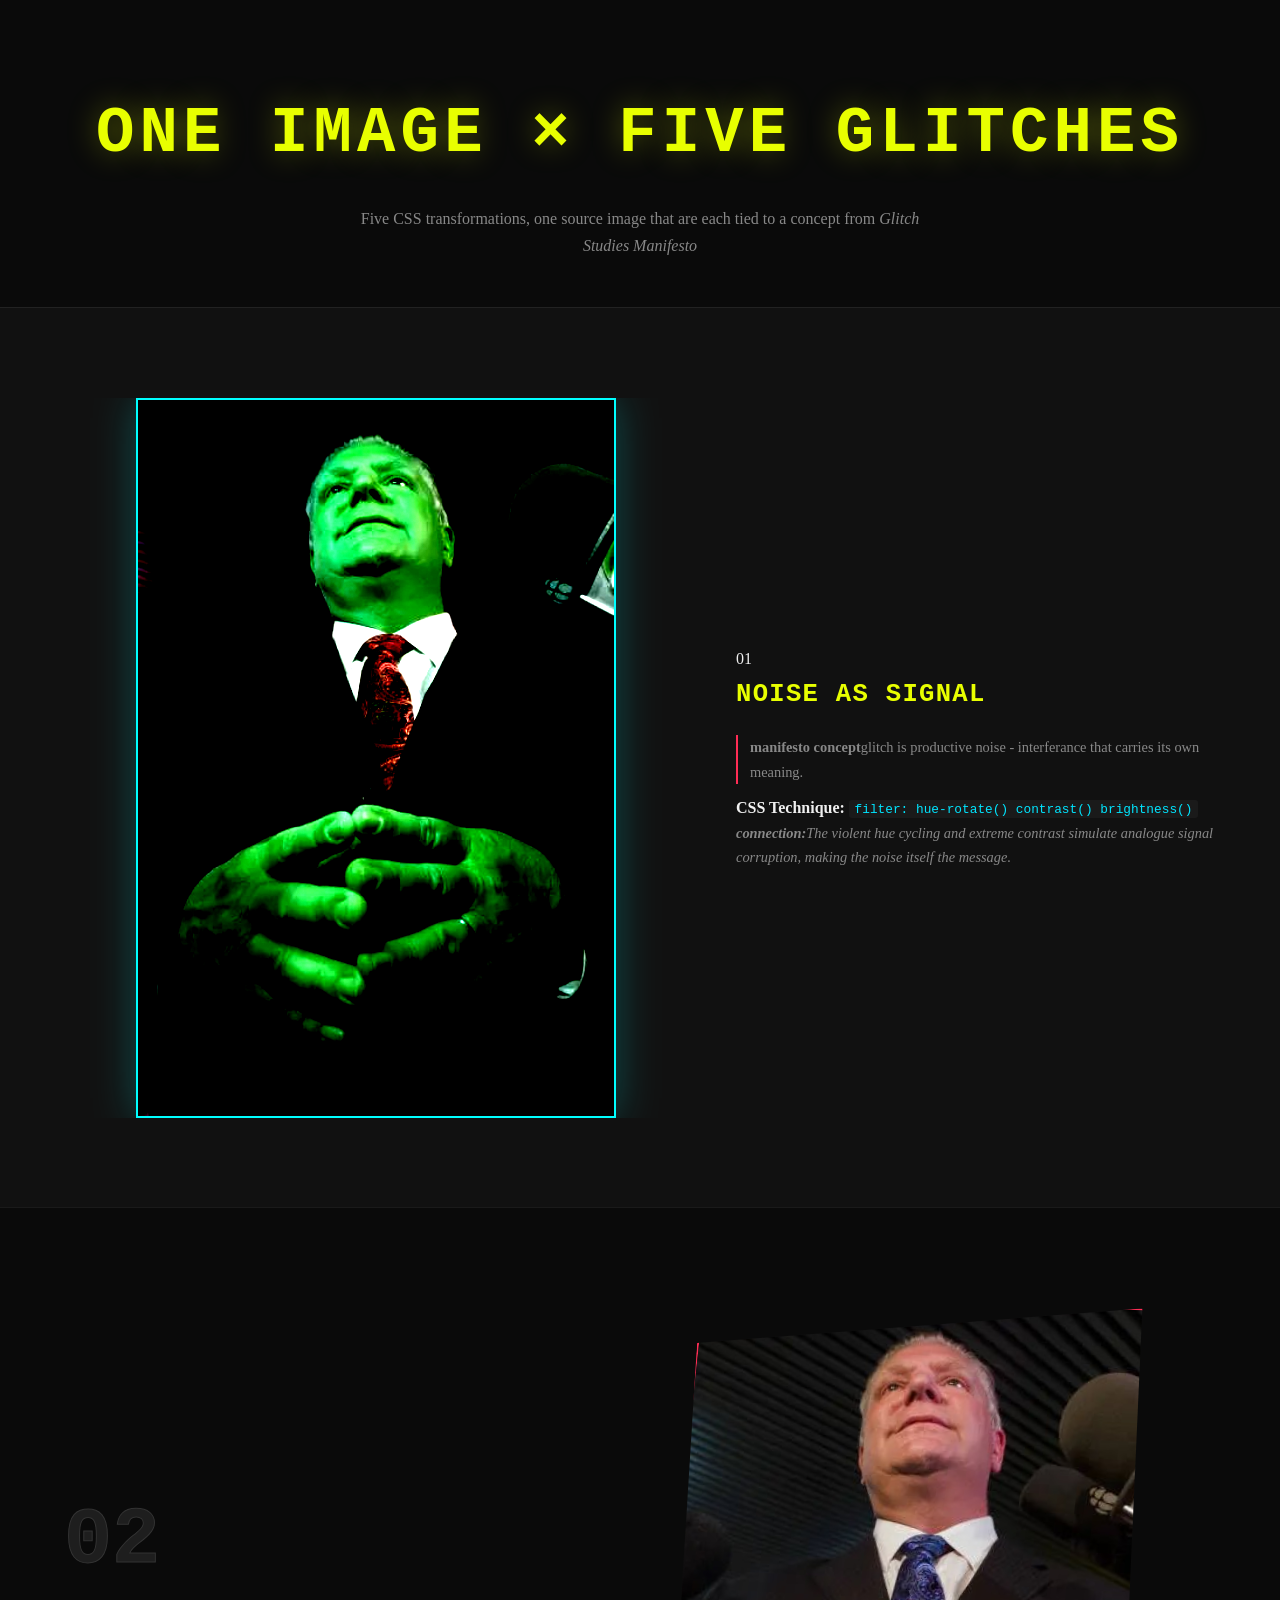
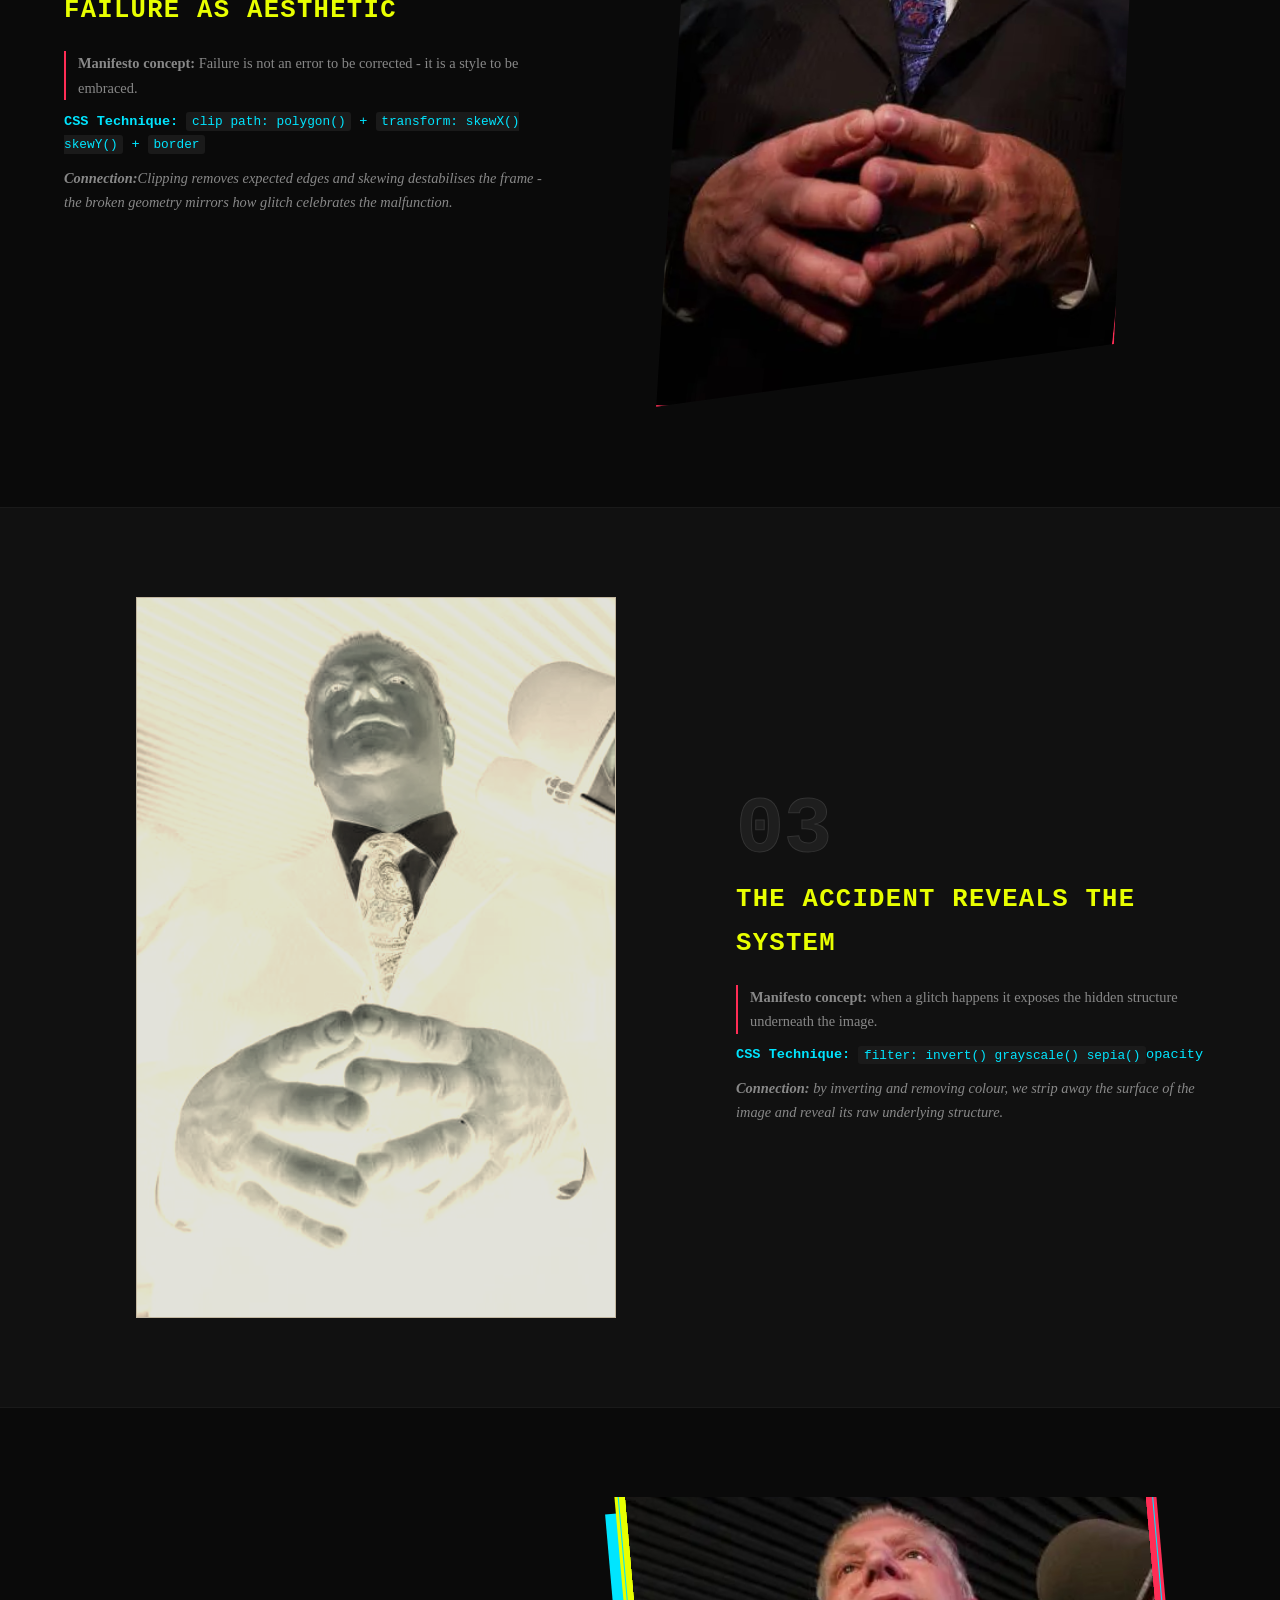
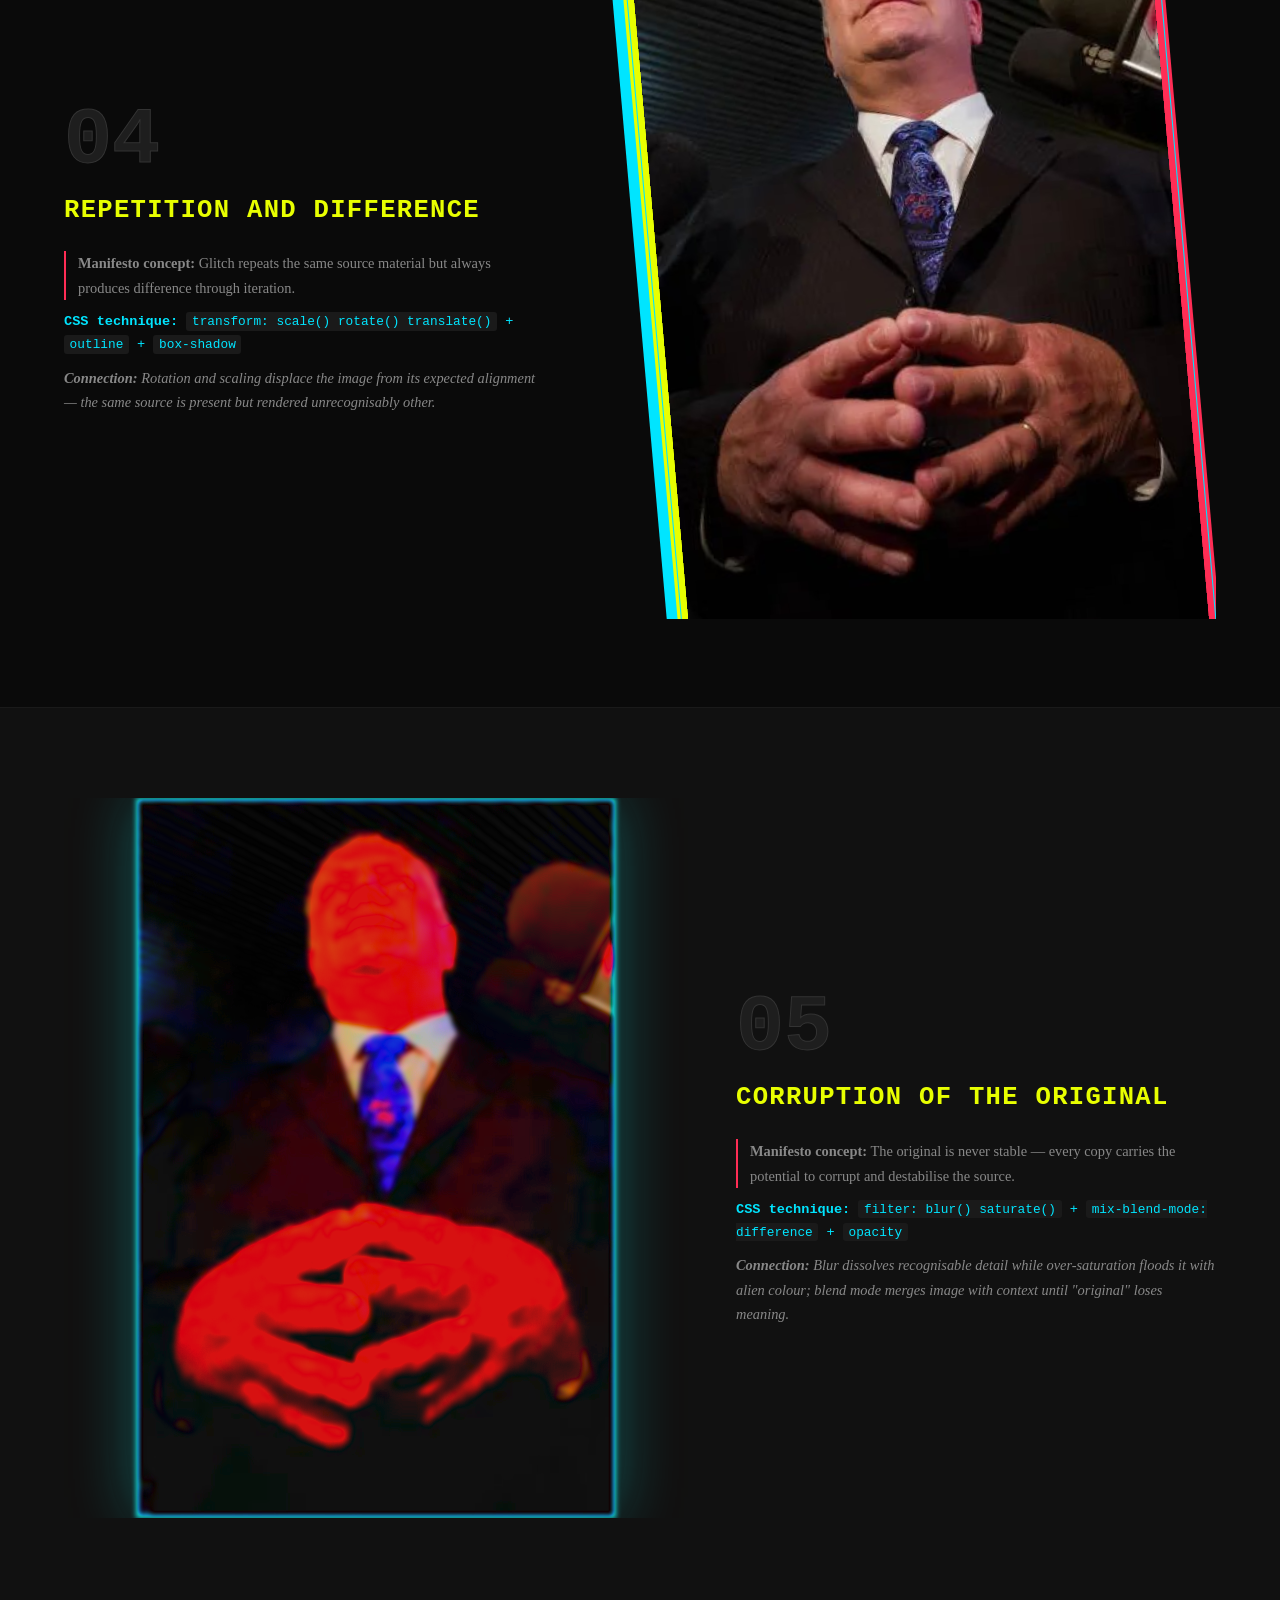
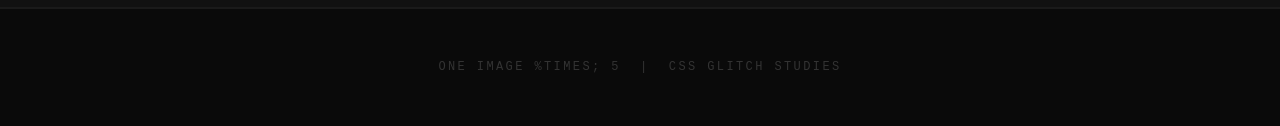
<file: index.html>
<!DOCTYPE html>
  <html lang="en">
    <head>
        <meta charset="UTF-8">
        <meta name="viewport" content="width=device-width, initial-scale=1.0">
        <title>A2 - One Image x5</title>
        <!-- NOTE! We've added this here for week 2! -->
      <link rel="stylesheet" href="style.css">
    </head>

      <body>

<header id="page-header">
        <h1>One Image &times; Five Glitches</h1>
<p class="subtitle">Five CSS transformations, one source image that are each tied to a concept from <em>Glitch Studies Manifesto</em></p>
      </header>

      <!-- 
      TRANSFORMATION 1: Noise as signal
      Glitch studies concept: glitch is a productive noise -
      interface that carries its own meaning.
      CSS technique: hue-rotate + contrast + brightness filters
      Connection: The wild color shifts simulate signal
      distortion, making the noise the visual subject itself.
      -->

      <section class="transformation" id="transformation-1">
      <div class="label-block">
        <span class="transformation-number">01</span>
      <h2 class="transform-title">Noise as Signal</h2>
      <p class="manifesto-concept"><strong>manifesto concept</strong>glitch is productive noise - interferance that carries its own meaning.</p>
      <p class="ccs-technique"><strong>CSS Technique:</strong> <code>filter: hue-rotate() contrast() brightness()</code></p>
      <p class="connection"><strong>connection:</strong>The violent hue cycling and extreme contrast simulate analogue signal corruption, making the noise itself the message.</p>
      </div>
      <div class="image-wrapper">
        <img class="glitch-img noise-signal" src="Images/image.jpg" alt="source image - noise as signal transformation">
      </div>
    </section>

    <!-- TRANSFORMATION 2: Failure as aesthetic -->
<section class="transformation" id="transformation-2">
  <div class="label-block">
    <span class="transform-number">02</span>
    <h2 class="transform-title">Failure as Aesthetic</h2>
    <p class="manifesto-concept"><strong>Manifesto concept:</strong> Failure is not an error to be corrected - it is a style to be embraced.</p>
    <p class="css-technique"><strong>CSS Technique:</strong> <code>clip path: polygon()</code> + <code> transform: skewX() skewY()</code> + <code>border</code></p>
    <p class="connection"><strong>Connection:</strong>Clipping removes expected edges and skewing destabilises the frame - the broken geometry mirrors how glitch celebrates the malfunction.</p>
  </div>
  <div class="image-wrapper">
    <img class="glitch-img failure-aesthetic" src="Images/image.jpg" alt="Source image — Failure as Aesthetic transformation" />
  </div>
</section>

<!-- 
TRANSFORMATION 3: The accident reveals the system
Glitch Studies Concept: when a glitch happens 
it exposes the hidden structure underneath the image. 
CSS Technique: invert, grayscale, and sepia filters.
Connection: by inverting and removing colour, we strip away the surface of the image and reveal its raw underlying structure.
 -->
<section class="transformation" id="transformation-3">
  <div class="label-block">
    <span class="transform-number">03</span>
    <h2 class="transform-title">The accident reveals the system</h2>
    <p class="manifesto-concept"><strong>Manifesto concept:</strong> when a glitch happens 
it exposes the hidden structure underneath the image. </p>
    <p class="css-technique"><strong>CSS Technique:</strong> <code>filter: invert() grayscale() sepia()</code>opacity</code></p>
    <p class="connection"><strong>Connection:</strong> by inverting and removing colour, we strip away the surface of the image and reveal its raw underlying structure.</p>
  </div>
  <div class="image-wrapper">
    <img class="glitch-img reveals-system" src="Images/image.jpg" alt="Source image — accident reveals the system transformation" />
  </div>
</section>

<section class="transformation" id="transformation-4">
      <div class="label-block">
        <span class="transform-number">04</span>
        <h2 class="transform-title">Repetition and Difference</h2>
        <p class="manifesto-concept"><strong>Manifesto concept:</strong> Glitch repeats the same source material but always produces difference through iteration.</p>
        <p class="css-technique"><strong>CSS technique:</strong> <code>transform: scale() rotate() translate()</code> + <code>outline</code> + <code>box-shadow</code></p>
        <p class="connection"><strong>Connection:</strong> Rotation and scaling displace the image from its expected alignment — the same source is present but rendered unrecognisably other.</p>
      </div>
      <div class="image-wrapper">
        <img class="glitch-img repetition-difference" src="Images/image.jpg" alt="Source image — repetition and difference transformation" />
      </div>
    </section>
<!--
         TRANSFORMATION 5: Corruption of the Original
         Glitch Studies Concept: The original is never stable —
         every copy carries the potential to corrupt and
         destabilise the source.
         CSS Technique: filter: blur() saturate() + mix-blend-mode
         Connection: Heavy blur and saturate dissolve identity;
         mix-blend-mode merges the image with its own background,
         destabilising what counts as "the original."
  -->
         <section class="transformation" id="transformation-5">
      <div class="label-block">
        <span class="transform-number">05</span>
        <h2 class="transform-title">Corruption of the Original</h2>
        <p class="manifesto-concept"><strong>Manifesto concept:</strong> The original is never stable — every copy carries the potential to corrupt and destabilise the source.</p>
        <p class="css-technique"><strong>CSS technique:</strong> <code>filter: blur() saturate()</code> + <code>mix-blend-mode: difference</code> + <code>opacity</code></p>
        <p class="connection"><strong>Connection:</strong> Blur dissolves recognisable detail while over-saturation floods it with alien colour; blend mode merges image with context until "original" loses meaning.</p>
      </div>
      <div class="image-wrapper">
        <img class="glitch-img corrupted-original" src="Images/image.jpg" alt="Source image — corruption of the original transformation" />
      </div>
    </section>

  <footer id="page-footer">
        <p>One Image %times; 5 &nbsp;|&nbsp; CSS Glitch Studies</p>
      </footer>

  </body>

</html>
</file>
<file: style.css>
/*
Style.css - A2: One Image x5
Project structure: index.html, style.css, images/image.png
*/

/* specifications of CSS file */

:root {
  --bg: #0a0a0a;
  --surface: #111111;
  --accent: #e8ff00;
  --accent2: #ff2d55;
  --accent3: #00e5ff;
  --text-primary: #f0f0f0;
  --text-muted: #888888;
  --font-display: 'courier new', monospace;
  --font-body: Georgia, 'times new roman', serif;
  --img-max: 480px;
}

*, *::before, *::after {
  box-sizing: border-box;
  margin: 0;
  padding: 0;
}

html {
    scroll-behavior: smooth;
}

body {
  background-color: var(--bg);
  color: var(--text-primary);
  font-family: var(--font-body);
  font-size: 1rem;
  line-height: 1.7;
  overflow-x: hidden;
}

/* Added all of my base CSS styles such as color, font, size, etc. */

/*
ID: page-header - top hero area
*/
#page-header {
    padding: 5rem 2rem 3rem;
    text-align: center;
    border-bottom: 1px solid #222;
}

#page-header h1 {
    font-family: var(--font-display);
    font-size: clamp(2rem, 6vw, 4rem);
    letter-spacing: 0.08em;
    text-transform: uppercase;
    color: var(--accent);
    text-shadow: 0 0 30px rgba(232, 255, 0, 0.35);
}

#page-header .subtitle {
    font-size: 1rem;
    color: var(--text-muted);
    margin-top: 1rem;
    max-width: 560px;
    margin-left: auto;
    margin-right: auto;
}

/*
Class: transformation - each section wrapper
*/
.transformation {
    display: flex;
    flex-wrap: wrap;
    align-items: center;
    gap: 3rem;
    padding: 5rem 4rem;
    border-bottom: 1px solid #1a1a1a;
    min-height: 100vh;
}

.transformation:nth-child(odd) {
    flex-direction: row;
}

.transformation:nth-child(even) {
    flex-direction: row-reverse;
    background-color: var(--surface);
}

/*
Class: label-block - text description side
*/
.label-block {
    flex: 1 1 300px;
    max-width: 480px;
}

.transform-number {
    font-family: var(--font-display);
    font-size: 5rem;
    font-weight: bold;
    color: #1e1e1e;
    display: block;
    line-height: 1;
    margin-bottom: 0.5rem;
    -webkit-text-stroke: 1px #333;
}

/*
class: transform-title - heading for each transformation
*/
.transform-title {
    font-family: var(--font-display);
    font-size: 1.6rem;
    text-transform: uppercase;
    letter-spacing: 0.05em;
    color: var(--accent);
    margin-bottom: 1.2rem;
}

/* class: manifesto-concept - links to glitch studies reading */
.manifesto-concept {
    font-size: 0.9rem;
    color: var(--text-muted);
    margin-bottom: 0.6rem;
    border-left: 2px solid var(--accent2);
    padding-left: 0.75rem;
}

/* class: css-technique - names of css properties used */
.css-technique {
    font-size: 0.85rem;
    color: var(--accent3);
    margin-bottom: 0.6rem;
    font-family: var(--font-display);
}

/* class: connection - explains how css ties into the concept */
.connection {
    font-size: 0.9rem;
    color: var(--text-muted);
    font-style: italic;
}

code {
    background: #1a1a1a;
    padding: 0.1rem 0.35rem;
    border-radius: 3px;
    font-family: var(--font-display);
    font-size: 0.8rem;
    color: var(--accent3);
}

/*
Class: image-wrapper - contains transformed image
*/
.image-wrapper {
    flex: 1 1 300px;
    display: flex;
    justify-content: center;
    align-items: center;
    overflow: hidden;
}

/*
class: glitch-img - base style for all transformed images
*/
.glitch-img {
    display: block;
    width: 100%;
    max-width: var(--img-max);
    height: auto;
    transition: transform 0.4s ease, filter 0.4s ease;
}

/* Transformation 1: noise as signal 
CSS properties: hue rotate, contrast, brightness
concept: interferance as a productive signal
*/

.noise-signal {
    filter: hue-rotate(120deg) contrast(2.2) brightness(1.4);
    border: 2px solid var(--accent);
    box-shadow: 0 0 40px rgba(232, 255, 0, 0.25)
}

  /* Transformation 2: Failure as asthetic
  CSS properties: clip-path, skewX, skew Y, border
  Concept:Embracing the malfunction as a style
*/
.failure-aesthetic {
    clip-path: polygon(0 8%, 92% 0, 100% 88%, 6% 100%);
    transform: skewX(-6deg) skewY(3deg);
    border: 2px solid var(--accent2);
    outline: 2px dashed #ff2d5566;
    box-shadow: 8px 8px 0 var(--accent2);
    outline-offset: 10px;
}

/* Transformation 3: The accident reveals the system
CSS properties: invert, grayscale, sepia, opacity
Concept: Exposing the hidden structure underneath the image
*/
.reveals-system {
    filter: invert(1) grayscale(0.7) sepia(0.5);
    opacity: 0.88;
    border: 1px solid #444;
}

/* Transformation 4: Repetition and Difference
   CSS properties: scale, rotate, translateX, box-shadow, outline
   Concept: Same source, diverged result through iteration
*/
.repetition-difference {
  transform: scale(1.08) rotate(-5deg) translateX(12px);
  box-shadow:
    -10px -10px 0 var(--accent),
    10px 10px 0 var(--accent2),
    -20px 20px 0 var(--accent3);
  outline: 1px solid var(--accent3);
  outline-offset: 6px;
}

/* 
Transormation 5: Corruption of the orginal
CSS properties: blur, saturate, mix-blend-mode, opacity
Concept: Identity dissolved - the original destabilized
*/ 
.corrupted-original {
    filter: blur(2.5px) saturate(6);
    mix-blend-mode: difference;
    opacity: 0.9;
    border: 2px solid var(--accent3);
    box-shadow: 0 0 60px rgba(0, 229, 255, 0.35);
}

/*
ID: Page Footer
*/

#page-footer {
    text-align: center;
    padding: 3rem 2rem;
    font-family: var(--font-display);
    font-size: 0.75rem;
    color: #333;
letter-spacing: 0.2em;
text-transform: uppercase;
border-top: 1px solid #1a1a1a;
}

/*
Bonus mobile scaling 
*/

@media (max-width: 768px) {
    .transformation {
        flex-direction: column !important;
        padding: 3rem 1.5rem;
        min-height: unset;
    }

    .label-block {
        max-width: 100%;
 }

.glitch-img {
    max-width: 100%;
    }

#page-header h1 {
    font-size: 1.8rem;
    }

    .transform-number {
        font-size: 3rem;
    }
}
</file>
